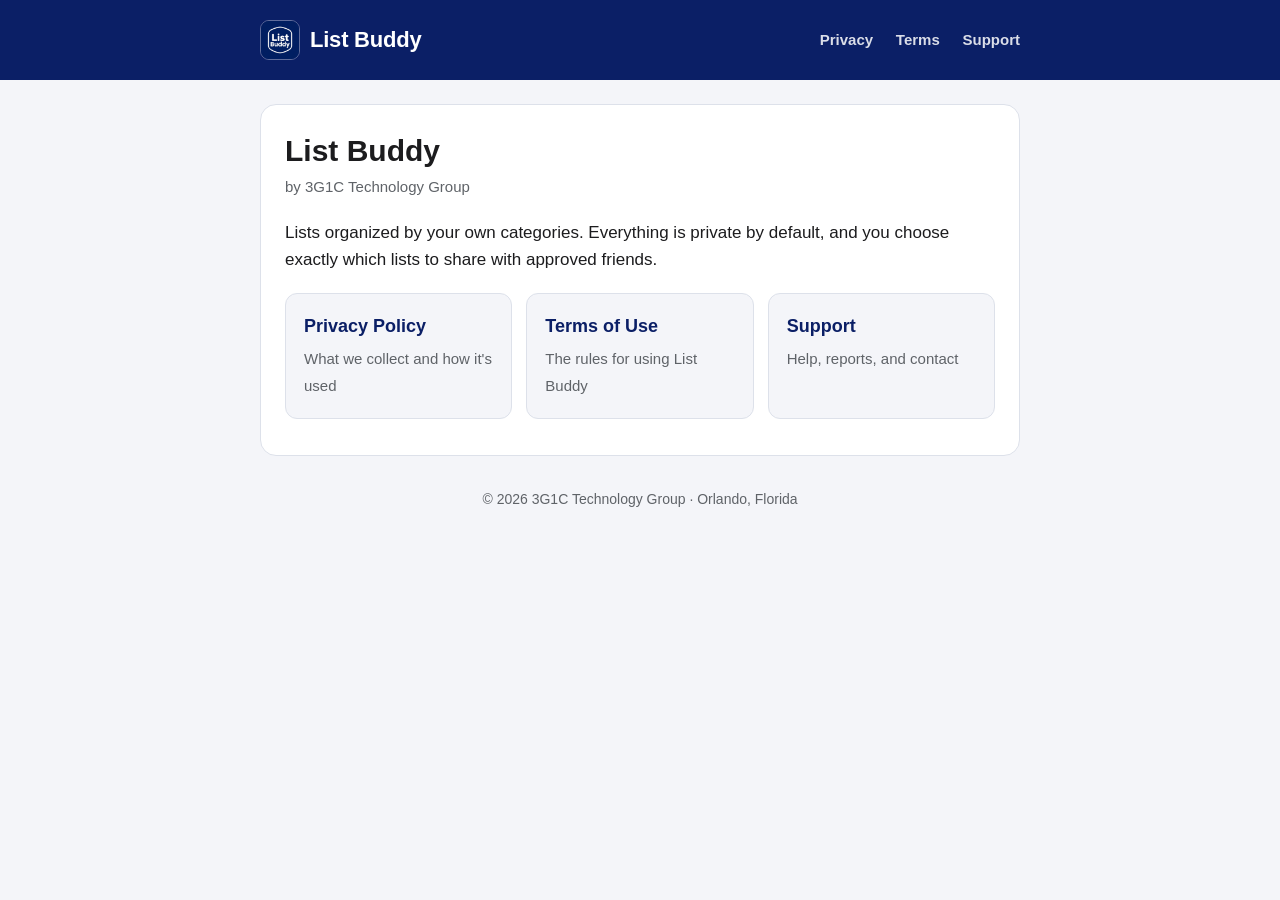
<file: index.html>
<!doctype html>
<html lang="en">
<head>
  <meta charset="utf-8">
  <meta name="viewport" content="width=device-width, initial-scale=1">
  <title>List Buddy</title>
  <meta name="description" content="List Buddy: private lists you control, shared only with the friends you choose.">
  <link rel="stylesheet" href="style.css">
</head>
<body>
  <header>
    <div class="wrap">
      <a class="brand" href="index.html"><img src="logo.jpeg" alt="" width="40" height="40">List Buddy</a>
      <nav>
        <a href="privacy.html">Privacy</a>
        <a href="terms.html">Terms</a>
        <a href="support.html">Support</a>
      </nav>
    </div>
  </header>

  <main>
    <div class="wrap">
      <h1>List Buddy</h1>
      <p class="meta">by 3G1C Technology Group</p>
      <p>Lists organized by your own categories. Everything is private by default, and you choose exactly which lists to share with approved friends.</p>

      <div class="cards">
        <a class="card" href="privacy.html">
          <strong>Privacy Policy</strong>
          <span>What we collect and how it's used</span>
        </a>
        <a class="card" href="terms.html">
          <strong>Terms of Use</strong>
          <span>The rules for using List Buddy</span>
        </a>
        <a class="card" href="support.html">
          <strong>Support</strong>
          <span>Help, reports, and contact</span>
        </a>
      </div>
    </div>
  </main>

  <footer>© 2026 3G1C Technology Group · Orlando, Florida</footer>
</body>
</html>
</file>
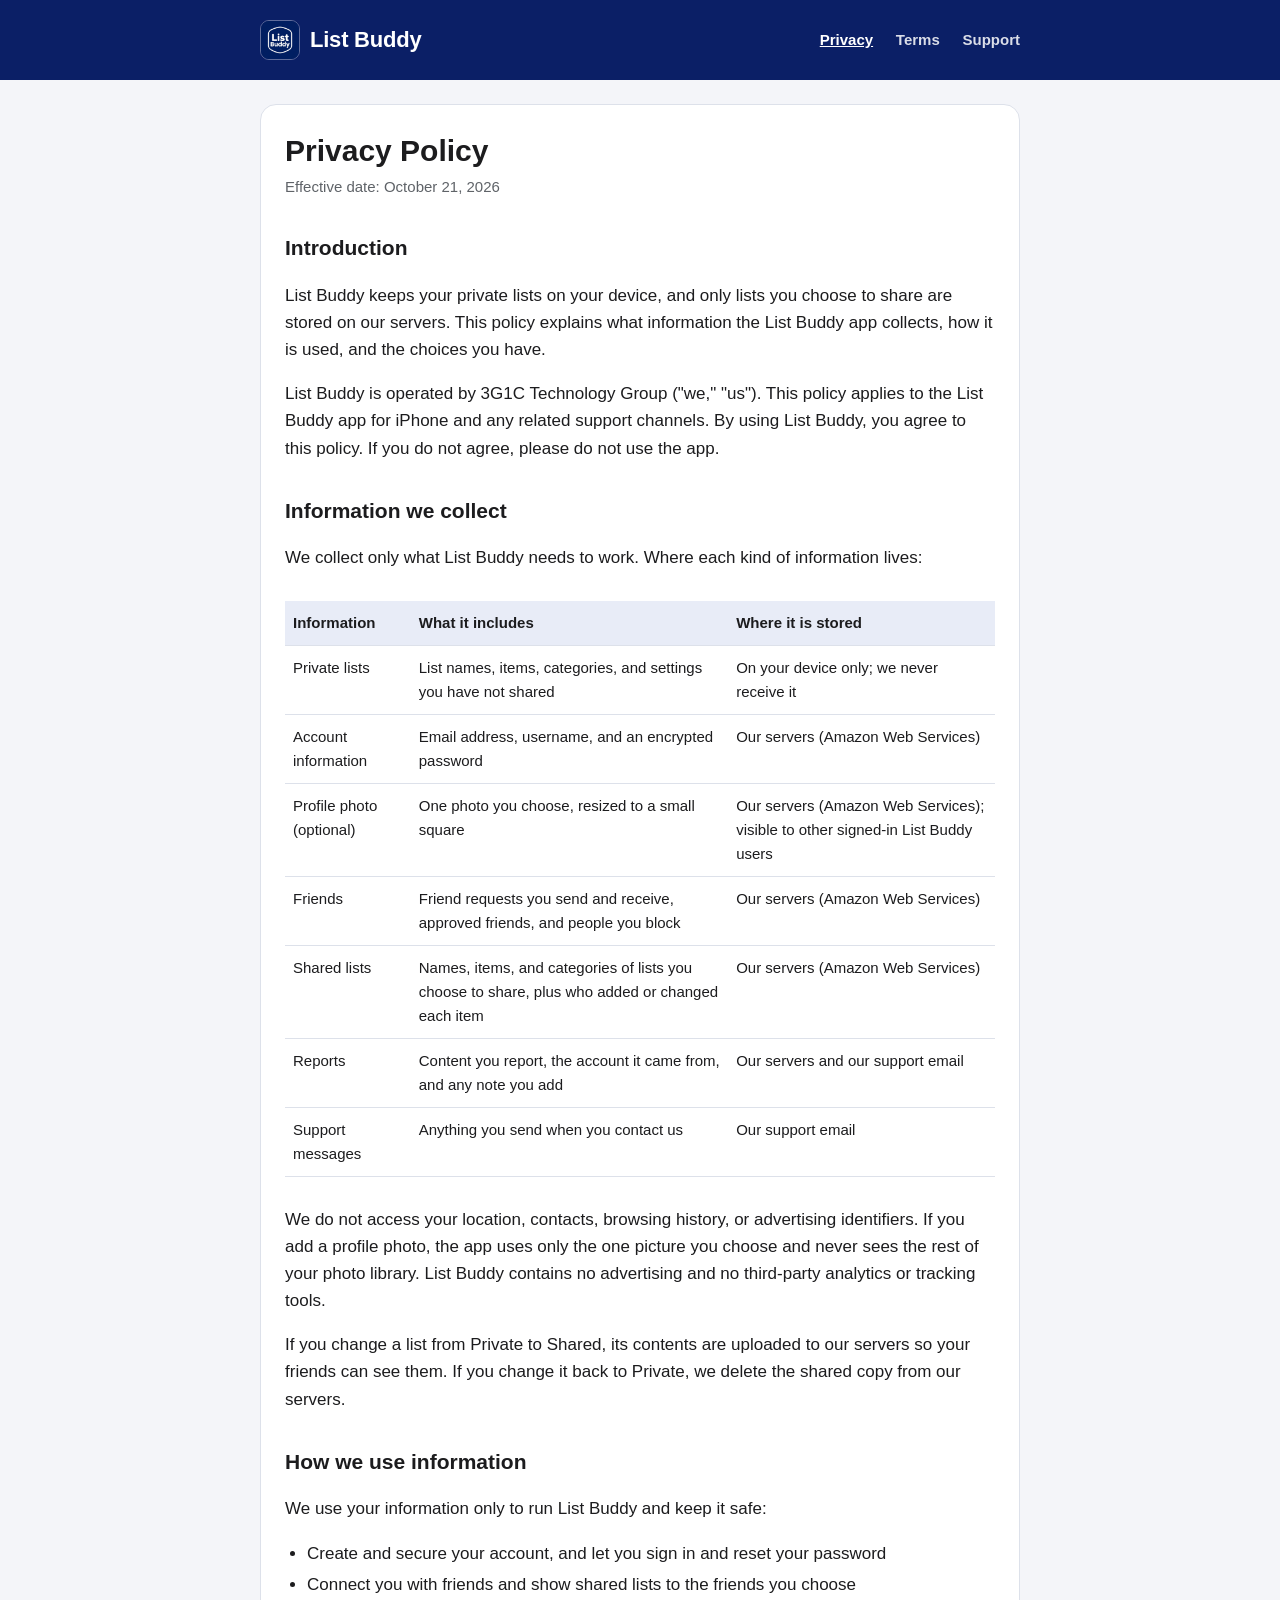
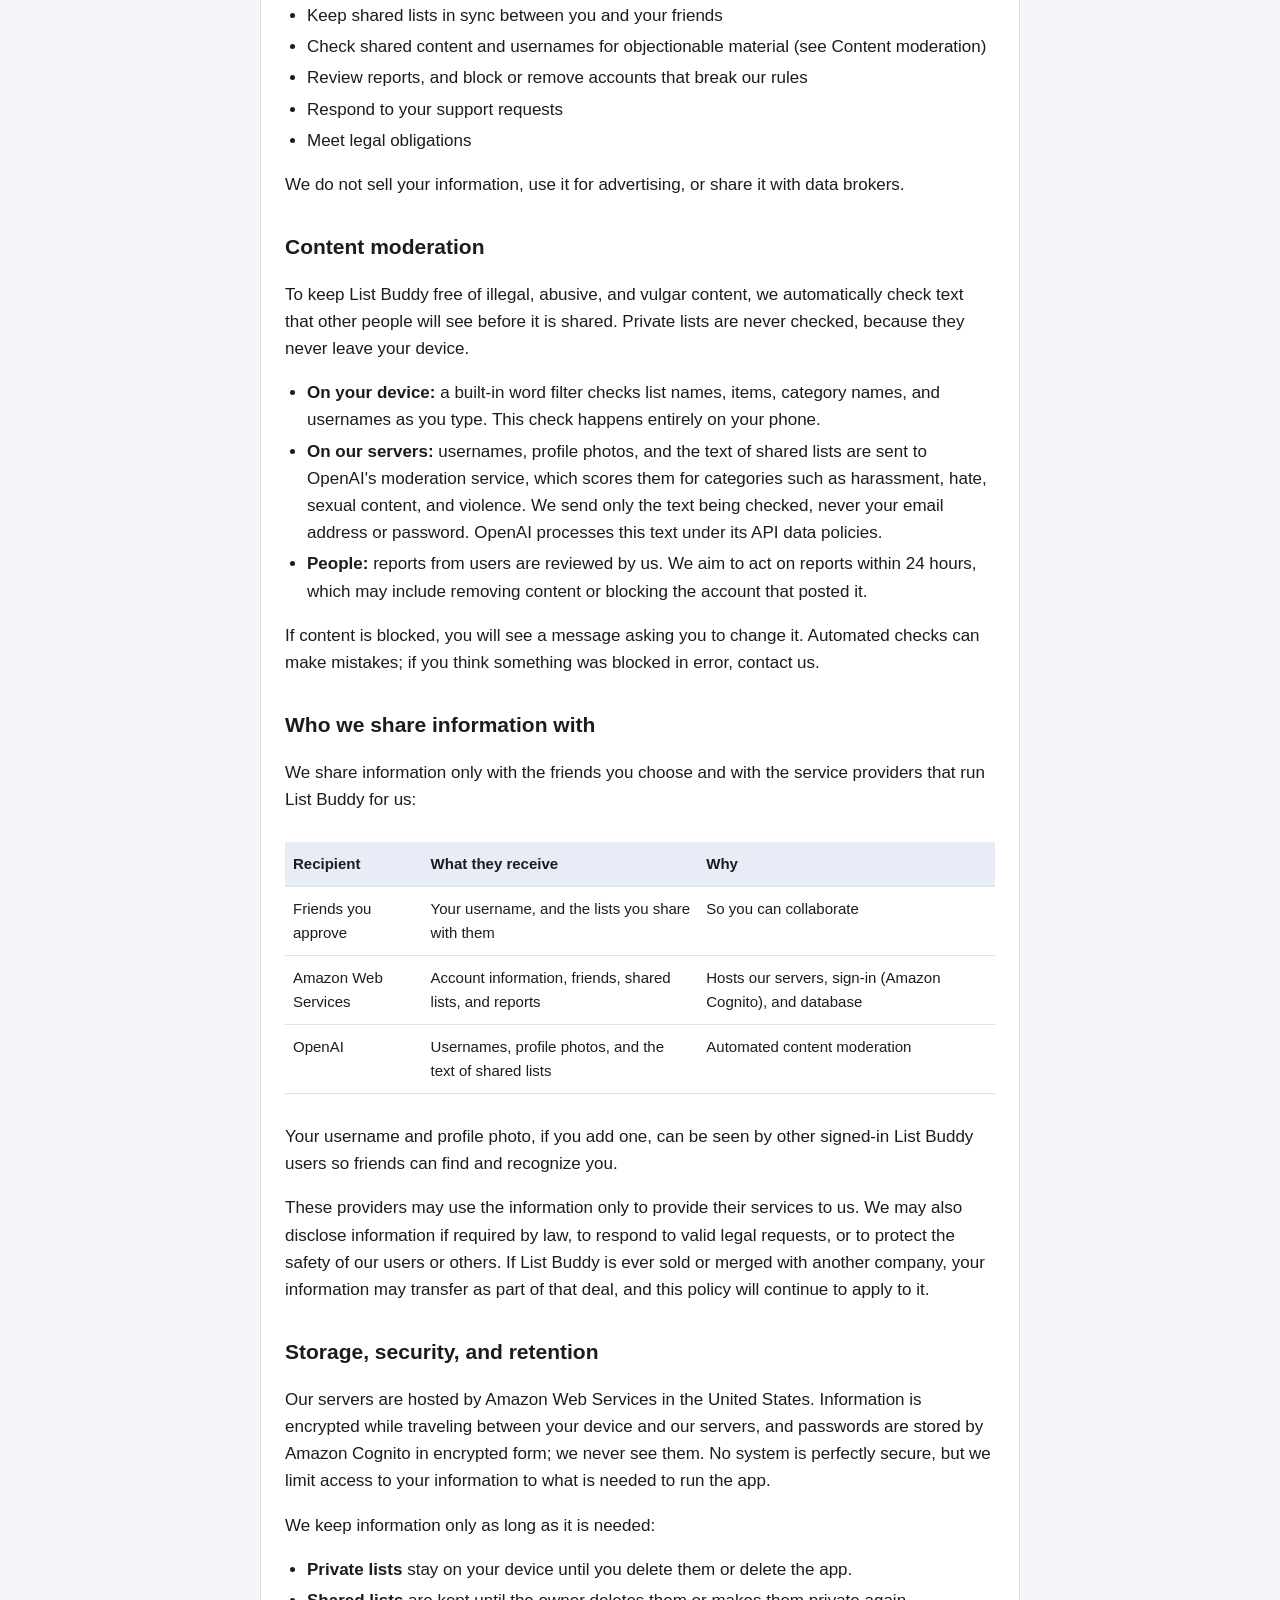
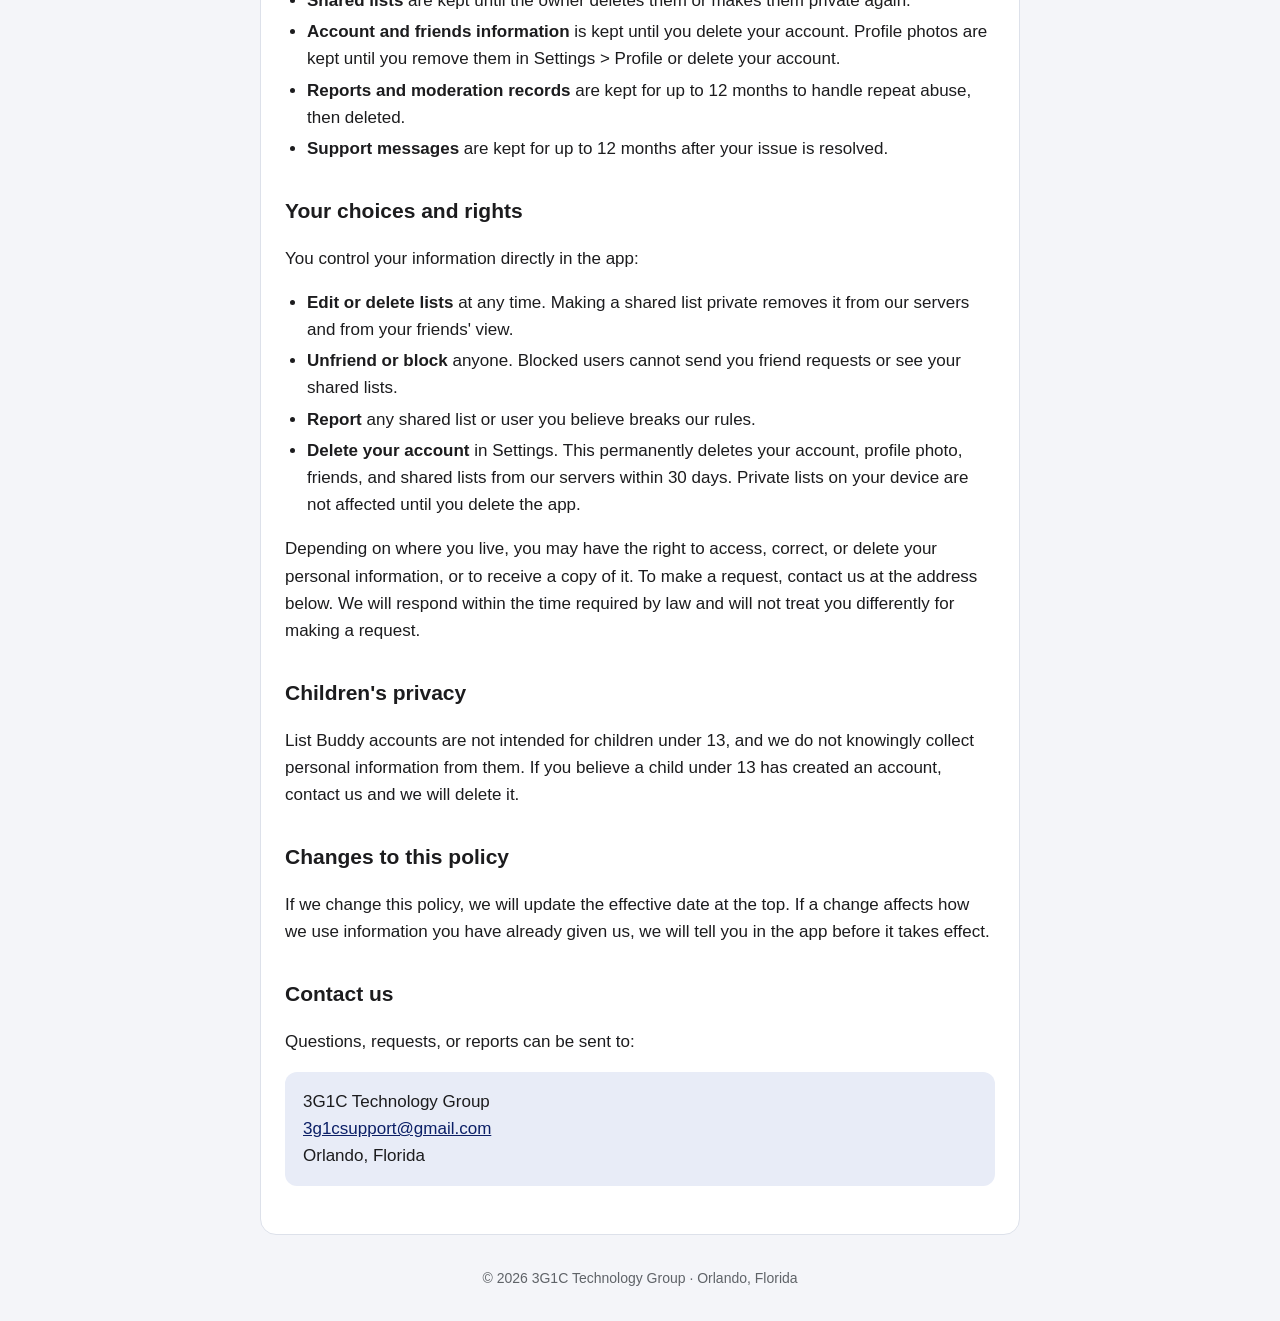
<file: privacy.html>
<!doctype html>
<html lang="en">
<head>
  <meta charset="utf-8">
  <meta name="viewport" content="width=device-width, initial-scale=1">
  <title>Privacy Policy · List Buddy</title>
  <meta name="description" content="How List Buddy collects, uses, and protects your information.">
  <link rel="stylesheet" href="style.css">
</head>
<body>
  <header>
    <div class="wrap">
      <a class="brand" href="index.html"><img src="logo.jpeg" alt="" width="40" height="40">List Buddy</a>
      <nav>
        <a href="privacy.html" aria-current="page">Privacy</a>
        <a href="terms.html">Terms</a>
        <a href="support.html">Support</a>
      </nav>
    </div>
  </header>

  <main>
    <div class="wrap">
      <h1>Privacy Policy</h1>
      <p class="meta">Effective date: October 21, 2026</p>

      <h2>Introduction</h2>
      <p>List Buddy keeps your private lists on your device, and only lists you choose to share are stored on our servers. This policy explains what information the List Buddy app collects, how it is used, and the choices you have.</p>
      <p>List Buddy is operated by 3G1C Technology Group ("we," "us"). This policy applies to the List Buddy app for iPhone and any related support channels. By using List Buddy, you agree to this policy. If you do not agree, please do not use the app.</p>

      <h2>Information we collect</h2>
      <p>We collect only what List Buddy needs to work. Where each kind of information lives:</p>
      <div class="table-scroll">
        <table>
          <thead>
            <tr><th>Information</th><th>What it includes</th><th>Where it is stored</th></tr>
          </thead>
          <tbody>
            <tr><td>Private lists</td><td>List names, items, categories, and settings you have not shared</td><td>On your device only; we never receive it</td></tr>
            <tr><td>Account information</td><td>Email address, username, and an encrypted password</td><td>Our servers (Amazon Web Services)</td></tr>
            <tr><td>Profile photo (optional)</td><td>One photo you choose, resized to a small square</td><td>Our servers (Amazon Web Services); visible to other signed-in List Buddy users</td></tr>
            <tr><td>Friends</td><td>Friend requests you send and receive, approved friends, and people you block</td><td>Our servers (Amazon Web Services)</td></tr>
            <tr><td>Shared lists</td><td>Names, items, and categories of lists you choose to share, plus who added or changed each item</td><td>Our servers (Amazon Web Services)</td></tr>
            <tr><td>Reports</td><td>Content you report, the account it came from, and any note you add</td><td>Our servers and our support email</td></tr>
            <tr><td>Support messages</td><td>Anything you send when you contact us</td><td>Our support email</td></tr>
          </tbody>
        </table>
      </div>
      <p>We do not access your location, contacts, browsing history, or advertising identifiers. If you add a profile photo, the app uses only the one picture you choose and never sees the rest of your photo library. List Buddy contains no advertising and no third-party analytics or tracking tools.</p>
      <p>If you change a list from Private to Shared, its contents are uploaded to our servers so your friends can see them. If you change it back to Private, we delete the shared copy from our servers.</p>

      <h2>How we use information</h2>
      <p>We use your information only to run List Buddy and keep it safe:</p>
      <ul>
        <li>Create and secure your account, and let you sign in and reset your password</li>
        <li>Connect you with friends and show shared lists to the friends you choose</li>
        <li>Keep shared lists in sync between you and your friends</li>
        <li>Check shared content and usernames for objectionable material (see Content moderation)</li>
        <li>Review reports, and block or remove accounts that break our rules</li>
        <li>Respond to your support requests</li>
        <li>Meet legal obligations</li>
      </ul>
      <p>We do not sell your information, use it for advertising, or share it with data brokers.</p>

      <h2>Content moderation</h2>
      <p>To keep List Buddy free of illegal, abusive, and vulgar content, we automatically check text that other people will see before it is shared. Private lists are never checked, because they never leave your device.</p>
      <ul>
        <li><strong>On your device:</strong> a built-in word filter checks list names, items, category names, and usernames as you type. This check happens entirely on your phone.</li>
        <li><strong>On our servers:</strong> usernames, profile photos, and the text of shared lists are sent to OpenAI's moderation service, which scores them for categories such as harassment, hate, sexual content, and violence. We send only the text being checked, never your email address or password. OpenAI processes this text under its API data policies.</li>
        <li><strong>People:</strong> reports from users are reviewed by us. We aim to act on reports within 24 hours, which may include removing content or blocking the account that posted it.</li>
      </ul>
      <p>If content is blocked, you will see a message asking you to change it. Automated checks can make mistakes; if you think something was blocked in error, contact us.</p>

      <h2>Who we share information with</h2>
      <p>We share information only with the friends you choose and with the service providers that run List Buddy for us:</p>
      <div class="table-scroll">
        <table>
          <thead>
            <tr><th>Recipient</th><th>What they receive</th><th>Why</th></tr>
          </thead>
          <tbody>
            <tr><td>Friends you approve</td><td>Your username, and the lists you share with them</td><td>So you can collaborate</td></tr>
            <tr><td>Amazon Web Services</td><td>Account information, friends, shared lists, and reports</td><td>Hosts our servers, sign-in (Amazon Cognito), and database</td></tr>
            <tr><td>OpenAI</td><td>Usernames, profile photos, and the text of shared lists</td><td>Automated content moderation</td></tr>
          </tbody>
        </table>
      </div>
      <p>Your username and profile photo, if you add one, can be seen by other signed-in List Buddy users so friends can find and recognize you.</p>
      <p>These providers may use the information only to provide their services to us. We may also disclose information if required by law, to respond to valid legal requests, or to protect the safety of our users or others. If List Buddy is ever sold or merged with another company, your information may transfer as part of that deal, and this policy will continue to apply to it.</p>

      <h2>Storage, security, and retention</h2>
      <p>Our servers are hosted by Amazon Web Services in the United States. Information is encrypted while traveling between your device and our servers, and passwords are stored by Amazon Cognito in encrypted form; we never see them. No system is perfectly secure, but we limit access to your information to what is needed to run the app.</p>
      <p>We keep information only as long as it is needed:</p>
      <ul>
        <li><strong>Private lists</strong> stay on your device until you delete them or delete the app.</li>
        <li><strong>Shared lists</strong> are kept until the owner deletes them or makes them private again.</li>
        <li><strong>Account and friends information</strong> is kept until you delete your account. Profile photos are kept until you remove them in Settings &gt; Profile or delete your account.</li>
        <li><strong>Reports and moderation records</strong> are kept for up to 12 months to handle repeat abuse, then deleted.</li>
        <li><strong>Support messages</strong> are kept for up to 12 months after your issue is resolved.</li>
      </ul>

      <h2>Your choices and rights</h2>
      <p>You control your information directly in the app:</p>
      <ul>
        <li><strong>Edit or delete lists</strong> at any time. Making a shared list private removes it from our servers and from your friends' view.</li>
        <li><strong>Unfriend or block</strong> anyone. Blocked users cannot send you friend requests or see your shared lists.</li>
        <li><strong>Report</strong> any shared list or user you believe breaks our rules.</li>
        <li><strong>Delete your account</strong> in Settings. This permanently deletes your account, profile photo, friends, and shared lists from our servers within 30 days. Private lists on your device are not affected until you delete the app.</li>
      </ul>
      <p>Depending on where you live, you may have the right to access, correct, or delete your personal information, or to receive a copy of it. To make a request, contact us at the address below. We will respond within the time required by law and will not treat you differently for making a request.</p>

      <h2>Children's privacy</h2>
      <p>List Buddy accounts are not intended for children under 13, and we do not knowingly collect personal information from them. If you believe a child under 13 has created an account, contact us and we will delete it.</p>

      <h2>Changes to this policy</h2>
      <p>If we change this policy, we will update the effective date at the top. If a change affects how we use information you have already given us, we will tell you in the app before it takes effect.</p>

      <h2>Contact us</h2>
      <p>Questions, requests, or reports can be sent to:</p>
      <div class="contact">
        3G1C Technology Group<br>
        <a href="mailto:3g1csupport@gmail.com">3g1csupport@gmail.com</a><br>
        Orlando, Florida
      </div>
    </div>
  </main>

  <footer>© 2026 3G1C Technology Group · Orlando, Florida</footer>
</body>
</html>
</file>
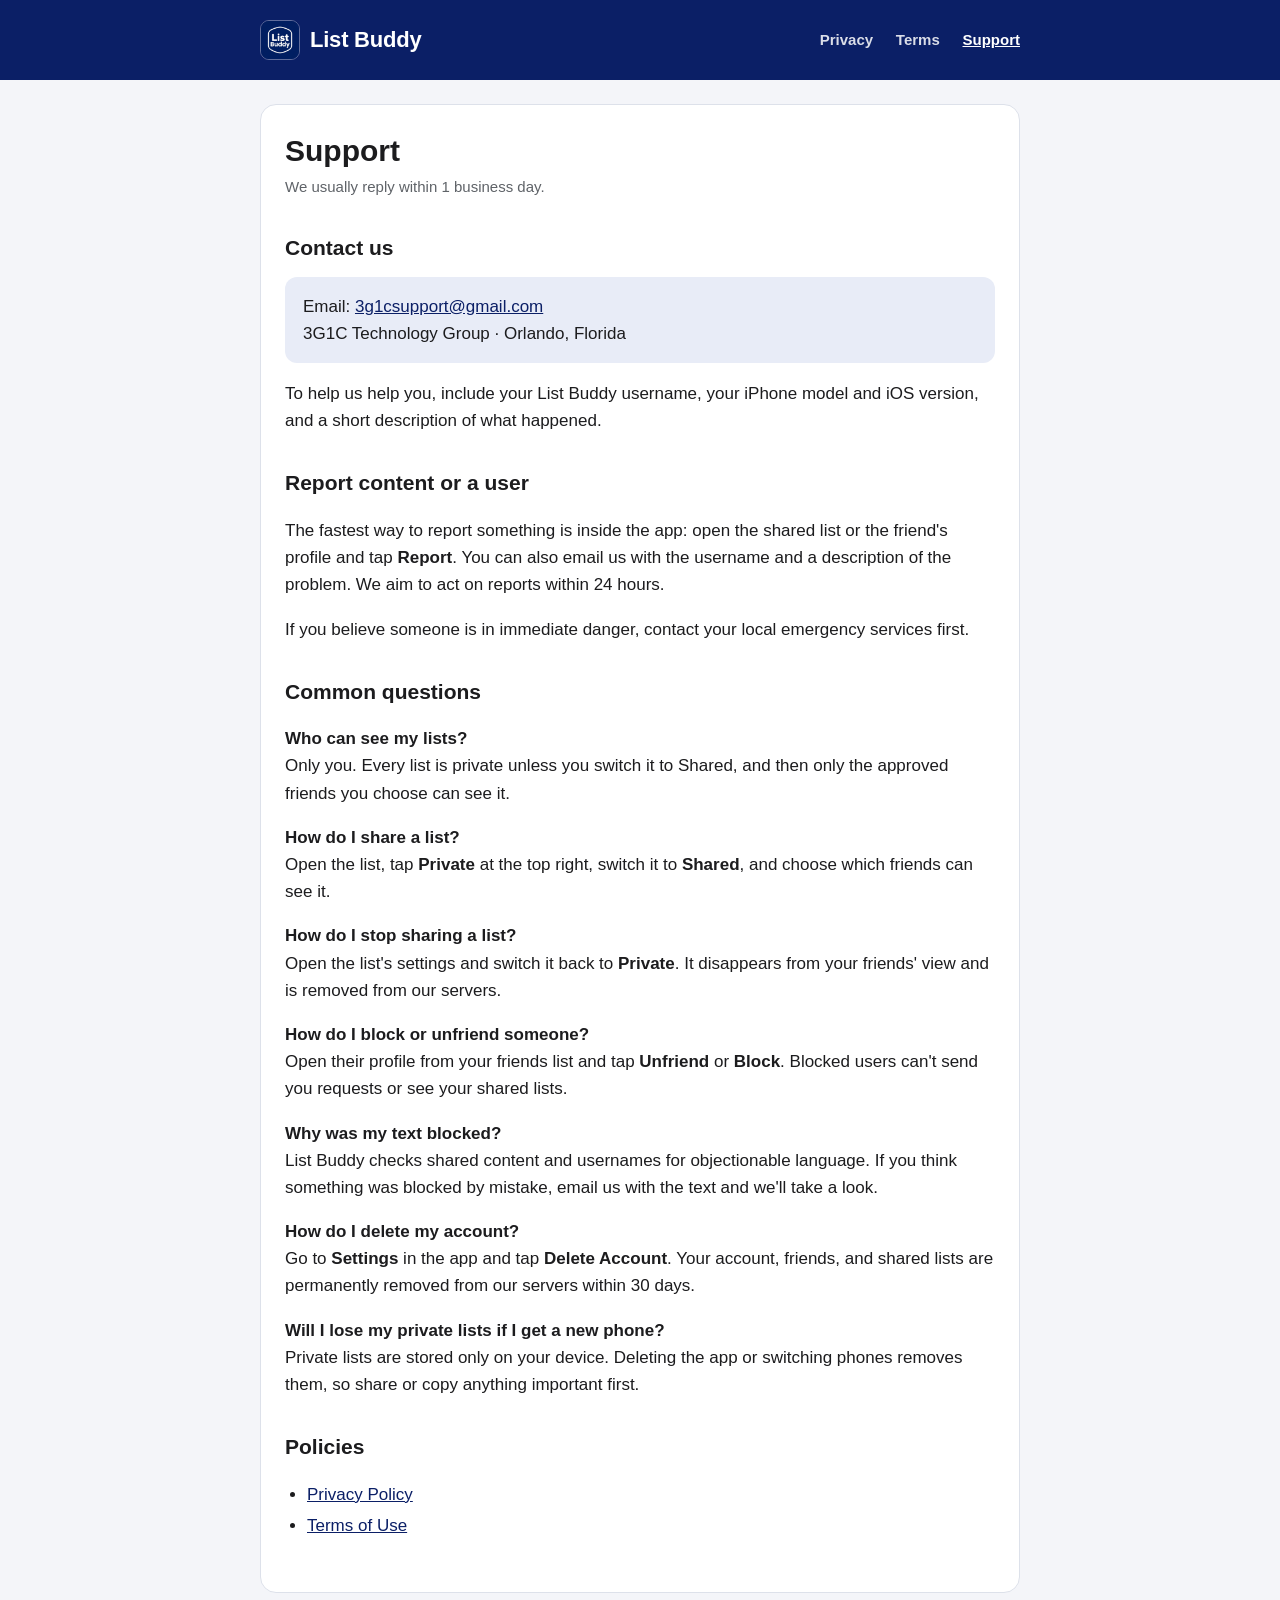
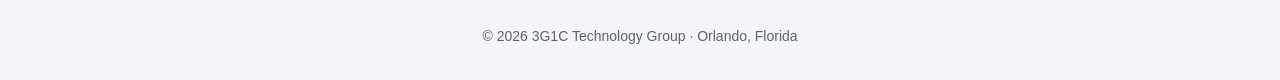
<file: support.html>
<!doctype html>
<html lang="en">
<head>
  <meta charset="utf-8">
  <meta name="viewport" content="width=device-width, initial-scale=1">
  <title>Support · List Buddy</title>
  <meta name="description" content="Get help with List Buddy, report content, or contact us.">
  <link rel="stylesheet" href="style.css">
</head>
<body>
  <header>
    <div class="wrap">
      <a class="brand" href="index.html"><img src="logo.jpeg" alt="" width="40" height="40">List Buddy</a>
      <nav>
        <a href="privacy.html">Privacy</a>
        <a href="terms.html">Terms</a>
        <a href="support.html" aria-current="page">Support</a>
      </nav>
    </div>
  </header>

  <main>
    <div class="wrap">
      <h1>Support</h1>
      <p class="meta">We usually reply within 1 business day.</p>

      <h2>Contact us</h2>
      <div class="contact">
        Email: <a href="mailto:3g1csupport@gmail.com">3g1csupport@gmail.com</a><br>
        3G1C Technology Group · Orlando, Florida
      </div>
      <p>To help us help you, include your List Buddy username, your iPhone model and iOS version, and a short description of what happened.</p>

      <h2>Report content or a user</h2>
      <p>The fastest way to report something is inside the app: open the shared list or the friend's profile and tap <strong>Report</strong>. You can also email us with the username and a description of the problem. We aim to act on reports within 24 hours.</p>
      <p>If you believe someone is in immediate danger, contact your local emergency services first.</p>

      <h2>Common questions</h2>

      <p><strong>Who can see my lists?</strong><br>
      Only you. Every list is private unless you switch it to Shared, and then only the approved friends you choose can see it.</p>

      <p><strong>How do I share a list?</strong><br>
      Open the list, tap <strong>Private</strong> at the top right, switch it to <strong>Shared</strong>, and choose which friends can see it.</p>

      <p><strong>How do I stop sharing a list?</strong><br>
      Open the list's settings and switch it back to <strong>Private</strong>. It disappears from your friends' view and is removed from our servers.</p>

      <p><strong>How do I block or unfriend someone?</strong><br>
      Open their profile from your friends list and tap <strong>Unfriend</strong> or <strong>Block</strong>. Blocked users can't send you requests or see your shared lists.</p>

      <p><strong>Why was my text blocked?</strong><br>
      List Buddy checks shared content and usernames for objectionable language. If you think something was blocked by mistake, email us with the text and we'll take a look.</p>

      <p><strong>How do I delete my account?</strong><br>
      Go to <strong>Settings</strong> in the app and tap <strong>Delete Account</strong>. Your account, friends, and shared lists are permanently removed from our servers within 30 days.</p>

      <p><strong>Will I lose my private lists if I get a new phone?</strong><br>
      Private lists are stored only on your device. Deleting the app or switching phones removes them, so share or copy anything important first.</p>

      <h2>Policies</h2>
      <ul>
        <li><a href="privacy.html">Privacy Policy</a></li>
        <li><a href="terms.html">Terms of Use</a></li>
      </ul>
    </div>
  </main>

  <footer>© 2026 3G1C Technology Group · Orlando, Florida</footer>
</body>
</html>
</file>
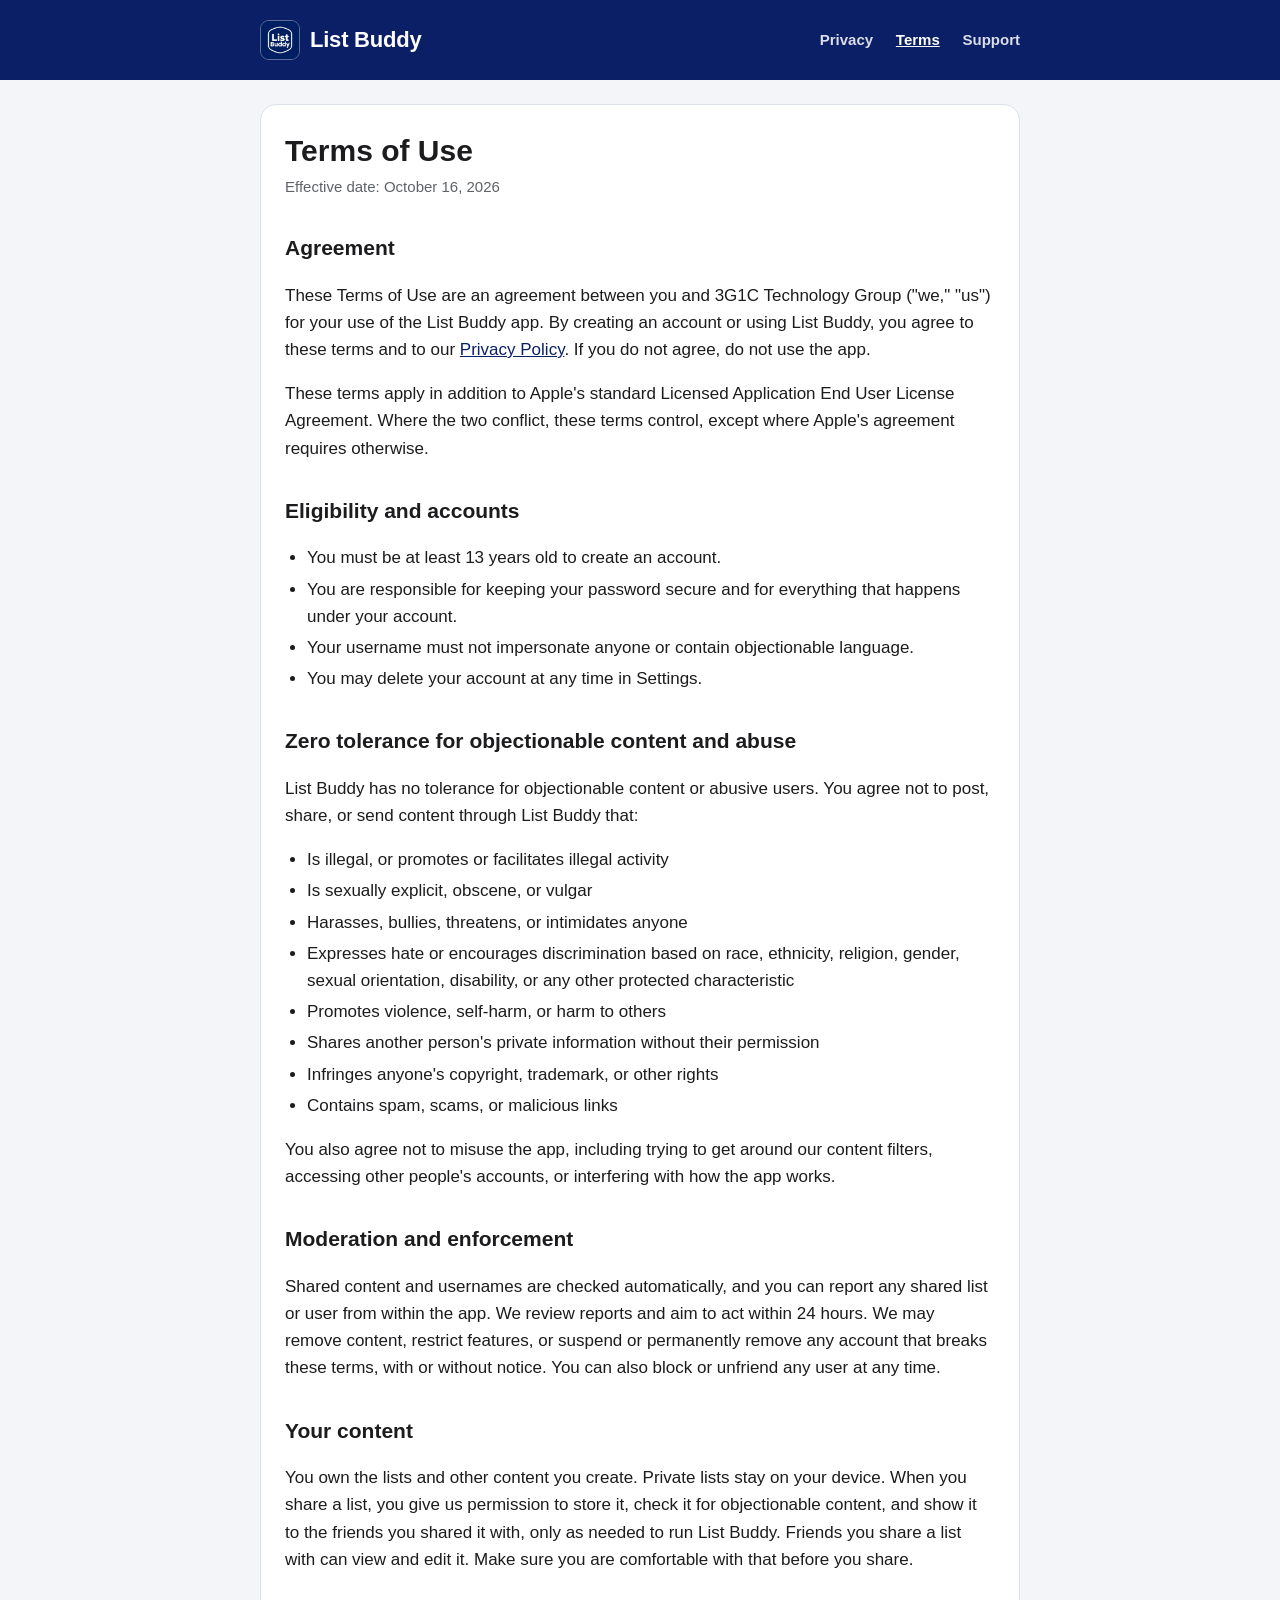
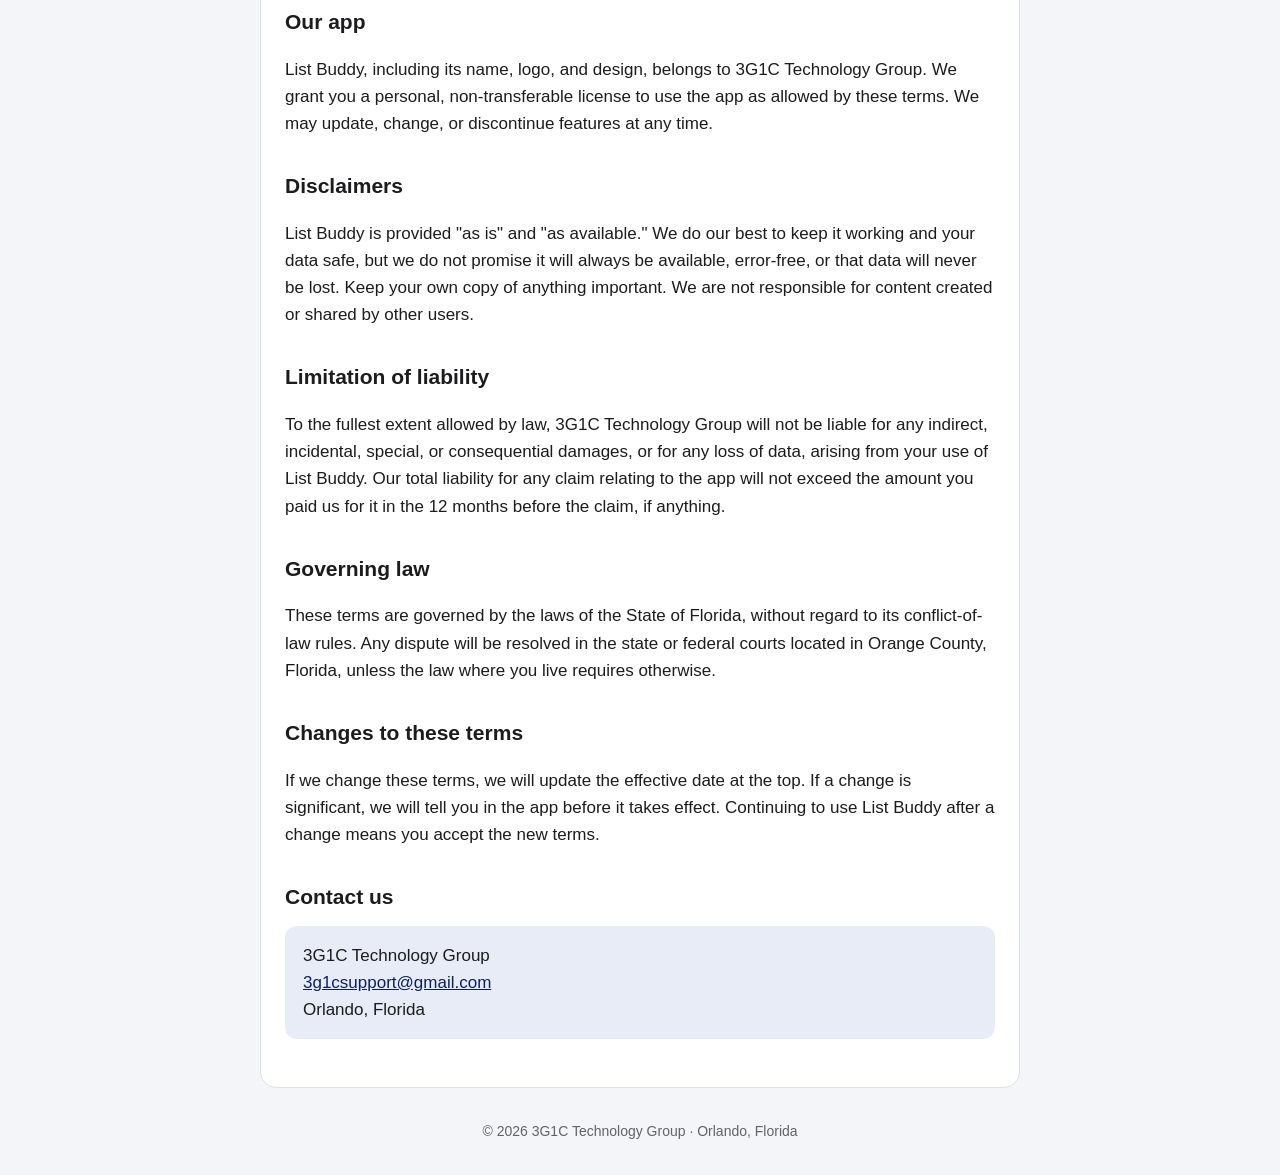
<file: terms.html>
<!doctype html>
<html lang="en">
<head>
  <meta charset="utf-8">
  <meta name="viewport" content="width=device-width, initial-scale=1">
  <title>Terms of Use · List Buddy</title>
  <meta name="description" content="The rules for using List Buddy.">
  <link rel="stylesheet" href="style.css">
</head>
<body>
  <header>
    <div class="wrap">
      <a class="brand" href="index.html"><img src="logo.jpeg" alt="" width="40" height="40">List Buddy</a>
      <nav>
        <a href="privacy.html">Privacy</a>
        <a href="terms.html" aria-current="page">Terms</a>
        <a href="support.html">Support</a>
      </nav>
    </div>
  </header>

  <main>
    <div class="wrap">
      <h1>Terms of Use</h1>
      <p class="meta">Effective date: October 16, 2026</p>

      <h2>Agreement</h2>
      <p>These Terms of Use are an agreement between you and 3G1C Technology Group ("we," "us") for your use of the List Buddy app. By creating an account or using List Buddy, you agree to these terms and to our <a href="privacy.html">Privacy Policy</a>. If you do not agree, do not use the app.</p>
      <p>These terms apply in addition to Apple's standard Licensed Application End User License Agreement. Where the two conflict, these terms control, except where Apple's agreement requires otherwise.</p>

      <h2>Eligibility and accounts</h2>
      <ul>
        <li>You must be at least 13 years old to create an account.</li>
        <li>You are responsible for keeping your password secure and for everything that happens under your account.</li>
        <li>Your username must not impersonate anyone or contain objectionable language.</li>
        <li>You may delete your account at any time in Settings.</li>
      </ul>

      <h2>Zero tolerance for objectionable content and abuse</h2>
      <p>List Buddy has no tolerance for objectionable content or abusive users. You agree not to post, share, or send content through List Buddy that:</p>
      <ul>
        <li>Is illegal, or promotes or facilitates illegal activity</li>
        <li>Is sexually explicit, obscene, or vulgar</li>
        <li>Harasses, bullies, threatens, or intimidates anyone</li>
        <li>Expresses hate or encourages discrimination based on race, ethnicity, religion, gender, sexual orientation, disability, or any other protected characteristic</li>
        <li>Promotes violence, self-harm, or harm to others</li>
        <li>Shares another person's private information without their permission</li>
        <li>Infringes anyone's copyright, trademark, or other rights</li>
        <li>Contains spam, scams, or malicious links</li>
      </ul>
      <p>You also agree not to misuse the app, including trying to get around our content filters, accessing other people's accounts, or interfering with how the app works.</p>

      <h2>Moderation and enforcement</h2>
      <p>Shared content and usernames are checked automatically, and you can report any shared list or user from within the app. We review reports and aim to act within 24 hours. We may remove content, restrict features, or suspend or permanently remove any account that breaks these terms, with or without notice. You can also block or unfriend any user at any time.</p>

      <h2>Your content</h2>
      <p>You own the lists and other content you create. Private lists stay on your device. When you share a list, you give us permission to store it, check it for objectionable content, and show it to the friends you shared it with, only as needed to run List Buddy. Friends you share a list with can view and edit it. Make sure you are comfortable with that before you share.</p>

      <h2>Our app</h2>
      <p>List Buddy, including its name, logo, and design, belongs to 3G1C Technology Group. We grant you a personal, non-transferable license to use the app as allowed by these terms. We may update, change, or discontinue features at any time.</p>

      <h2>Disclaimers</h2>
      <p>List Buddy is provided "as is" and "as available." We do our best to keep it working and your data safe, but we do not promise it will always be available, error-free, or that data will never be lost. Keep your own copy of anything important. We are not responsible for content created or shared by other users.</p>

      <h2>Limitation of liability</h2>
      <p>To the fullest extent allowed by law, 3G1C Technology Group will not be liable for any indirect, incidental, special, or consequential damages, or for any loss of data, arising from your use of List Buddy. Our total liability for any claim relating to the app will not exceed the amount you paid us for it in the 12 months before the claim, if anything.</p>

      <h2>Governing law</h2>
      <p>These terms are governed by the laws of the State of Florida, without regard to its conflict-of-law rules. Any dispute will be resolved in the state or federal courts located in Orange County, Florida, unless the law where you live requires otherwise.</p>

      <h2>Changes to these terms</h2>
      <p>If we change these terms, we will update the effective date at the top. If a change is significant, we will tell you in the app before it takes effect. Continuing to use List Buddy after a change means you accept the new terms.</p>

      <h2>Contact us</h2>
      <div class="contact">
        3G1C Technology Group<br>
        <a href="mailto:3g1csupport@gmail.com">3g1csupport@gmail.com</a><br>
        Orlando, Florida
      </div>
    </div>
  </main>

  <footer>© 2026 3G1C Technology Group · Orlando, Florida</footer>
</body>
</html>
</file>
<file: style.css>
:root {
  --navy: #0b1f66;
  --navy-soft: #e8ecf7;
  --text: #1c1c1e;
  --muted: #5f6368;
  --bg: #f4f5f9;
  --card: #ffffff;
  --border: #dde1ea;
  --link: #0b1f66;
}

@media (prefers-color-scheme: dark) {
  :root {
    --navy-soft: #1a2244;
    --text: #f2f2f7;
    --muted: #a1a5b0;
    --bg: #0e1016;
    --card: #181b24;
    --border: #2a2f3c;
    --link: #8fa8ff;
  }
}

* { box-sizing: border-box; }

body {
  margin: 0;
  background: var(--bg);
  color: var(--text);
  font-family: ui-rounded, "SF Pro Rounded", -apple-system, BlinkMacSystemFont, "Segoe UI", Roboto, sans-serif;
  font-size: 17px;
  line-height: 1.6;
}

header {
  background: var(--navy);
  color: #fff;
  padding: 20px 16px;
}

header .wrap {
  display: flex;
  align-items: center;
  justify-content: space-between;
  flex-wrap: wrap;
  gap: 12px;
}

.brand {
  color: #fff;
  text-decoration: none;
  font-weight: 800;
  font-size: 22px;
  letter-spacing: -0.01em;
}

nav a {
  color: #fff;
  text-decoration: none;
  margin-left: 18px;
  font-weight: 600;
  font-size: 15px;
  opacity: 0.85;
}

nav a:first-child { margin-left: 0; }
nav a:hover, nav a[aria-current="page"] { opacity: 1; text-decoration: underline; }

.wrap {
  max-width: 760px;
  margin: 0 auto;
}

main .wrap {
  background: var(--card);
  border: 1px solid var(--border);
  border-radius: 16px;
  padding: 28px 24px 36px;
  margin-top: 24px;
  margin-bottom: 24px;
}

main { padding: 0 16px; }

h1 {
  font-size: 30px;
  line-height: 1.2;
  margin: 0 0 6px;
  color: var(--text);
}

h2 {
  font-size: 21px;
  margin: 32px 0 8px;
}

.meta {
  color: var(--muted);
  font-size: 15px;
  margin: 0 0 20px;
}

a { color: var(--link); }

table {
  width: 100%;
  border-collapse: collapse;
  margin: 12px 0;
  font-size: 15px;
}

th, td {
  text-align: left;
  vertical-align: top;
  padding: 10px 8px;
  border-bottom: 1px solid var(--border);
}

th {
  background: var(--navy-soft);
  font-weight: 700;
}

.table-scroll { overflow-x: auto; }

ul { padding-left: 22px; }
li { margin: 4px 0; }

.contact {
  background: var(--navy-soft);
  border-radius: 12px;
  padding: 16px 18px;
  margin: 12px 0;
}

.cards {
  display: grid;
  grid-template-columns: repeat(auto-fit, minmax(200px, 1fr));
  gap: 14px;
  margin-top: 20px;
}

.card {
  display: block;
  padding: 18px;
  border: 1px solid var(--border);
  border-radius: 12px;
  text-decoration: none;
  color: var(--text);
  background: var(--bg);
}

.card strong { display: block; font-size: 18px; color: var(--link); margin-bottom: 4px; }
.card span { color: var(--muted); font-size: 15px; }

footer {
  text-align: center;
  color: var(--muted);
  font-size: 14px;
  padding: 8px 16px 32px;
}

@media (max-width: 480px) {
  h1 { font-size: 26px; }
  main .wrap { padding: 22px 16px 28px; }
  nav a { margin-left: 12px; }
}

.brand { display: inline-flex; align-items: center; gap: 10px; }
.brand img { border-radius: 9px; border: 1px solid rgba(255,255,255,0.35); }
</file>
